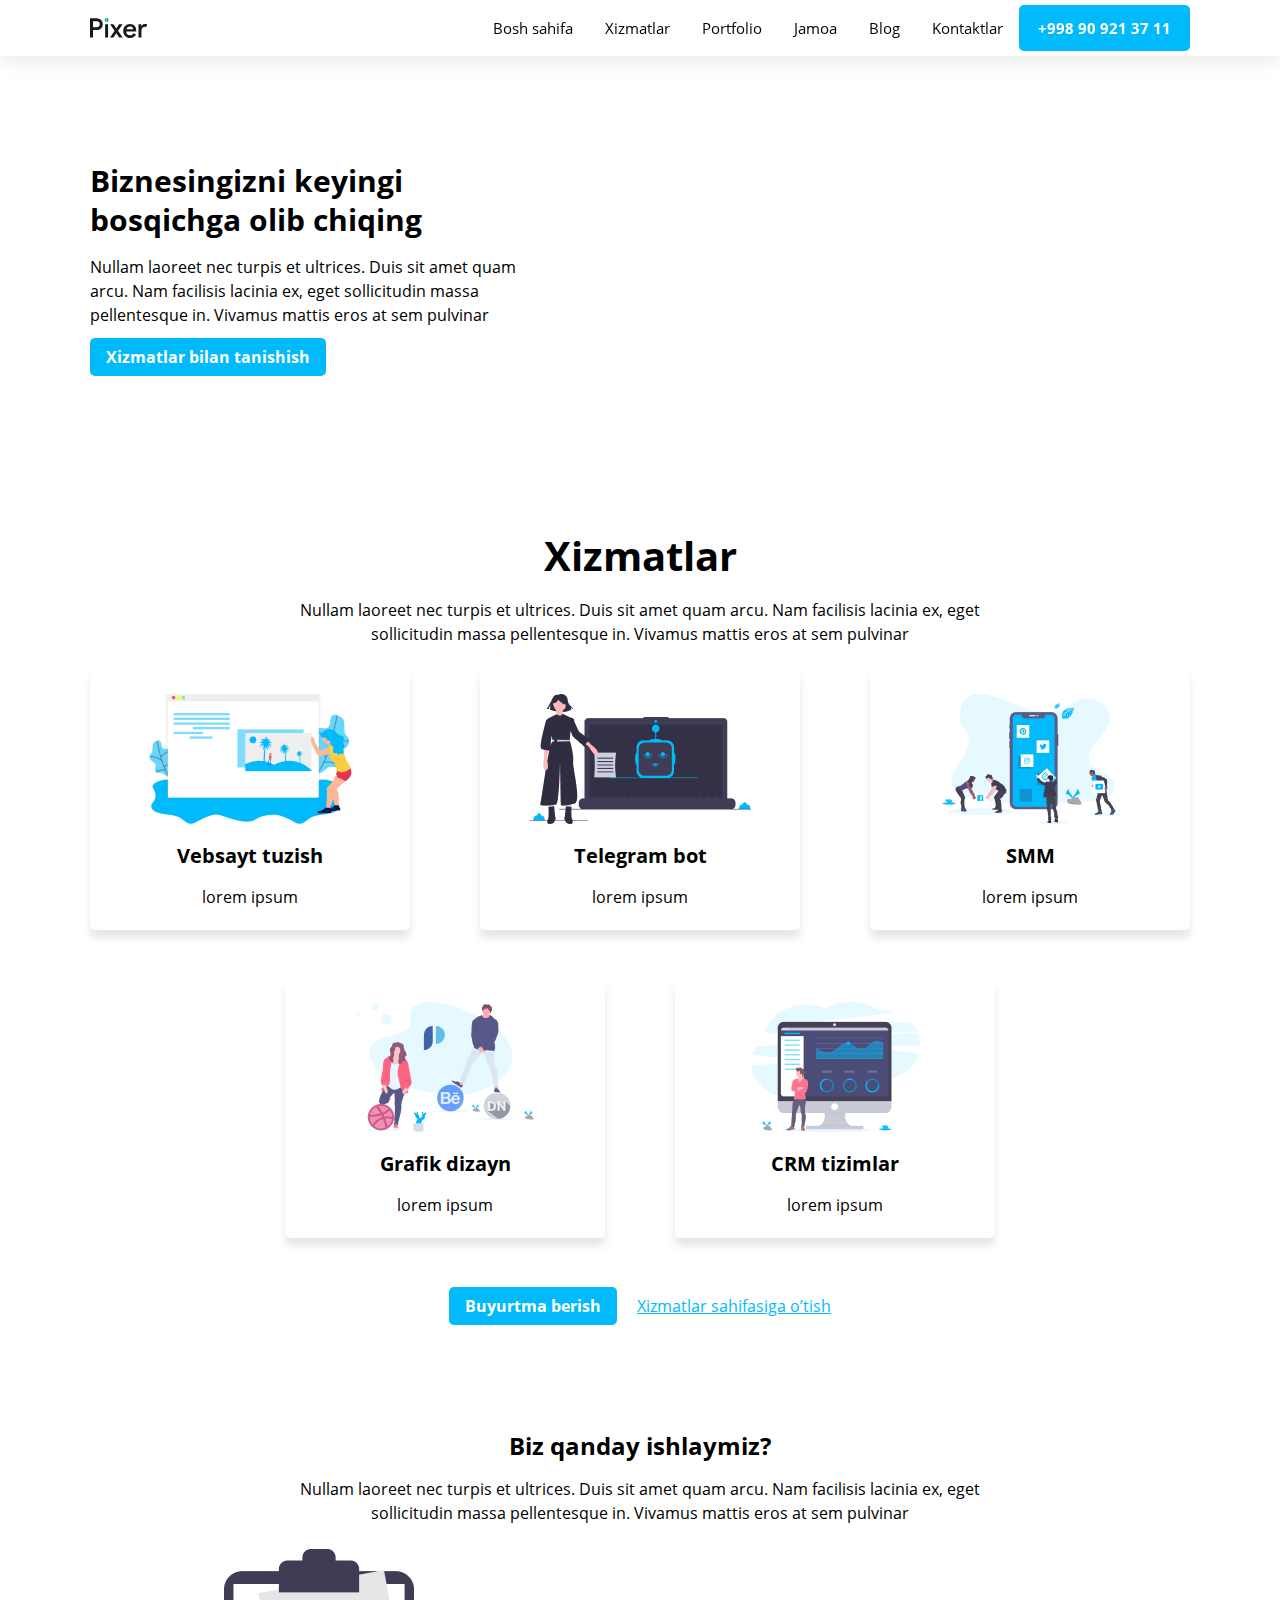
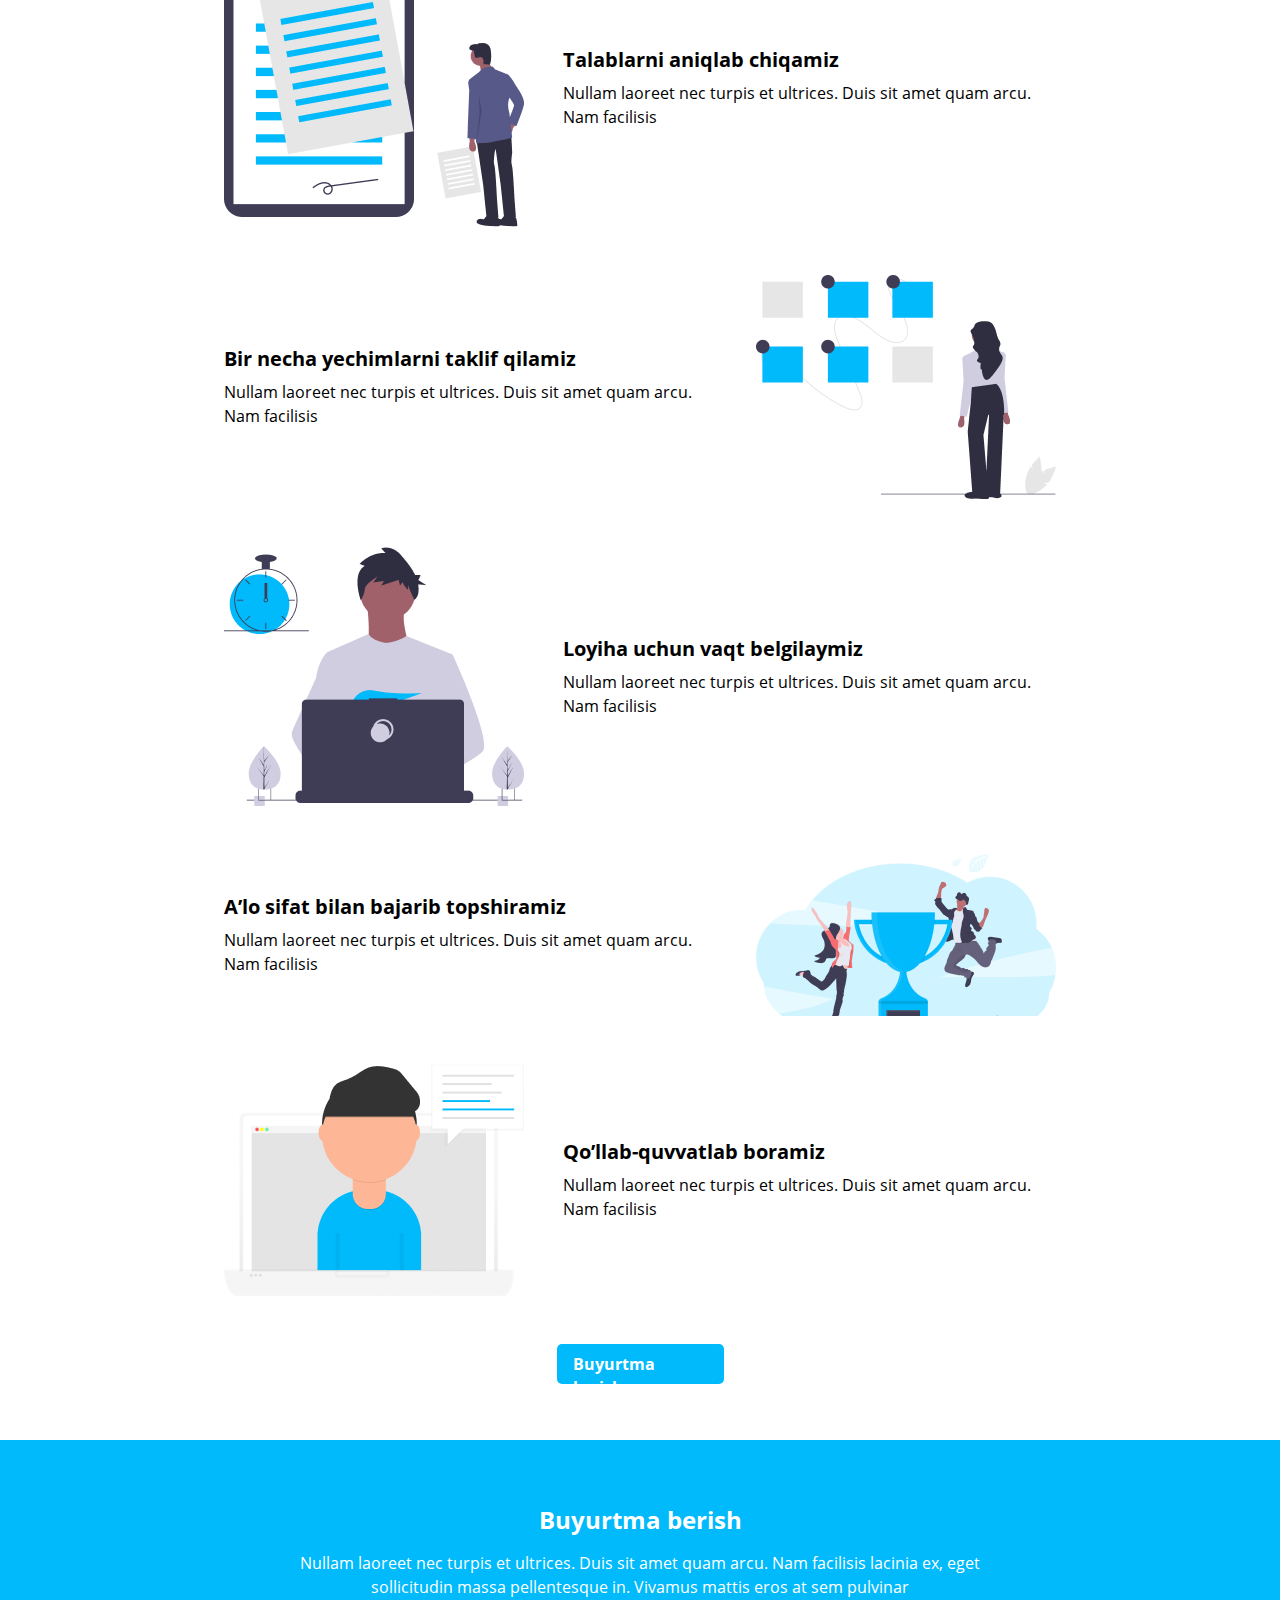
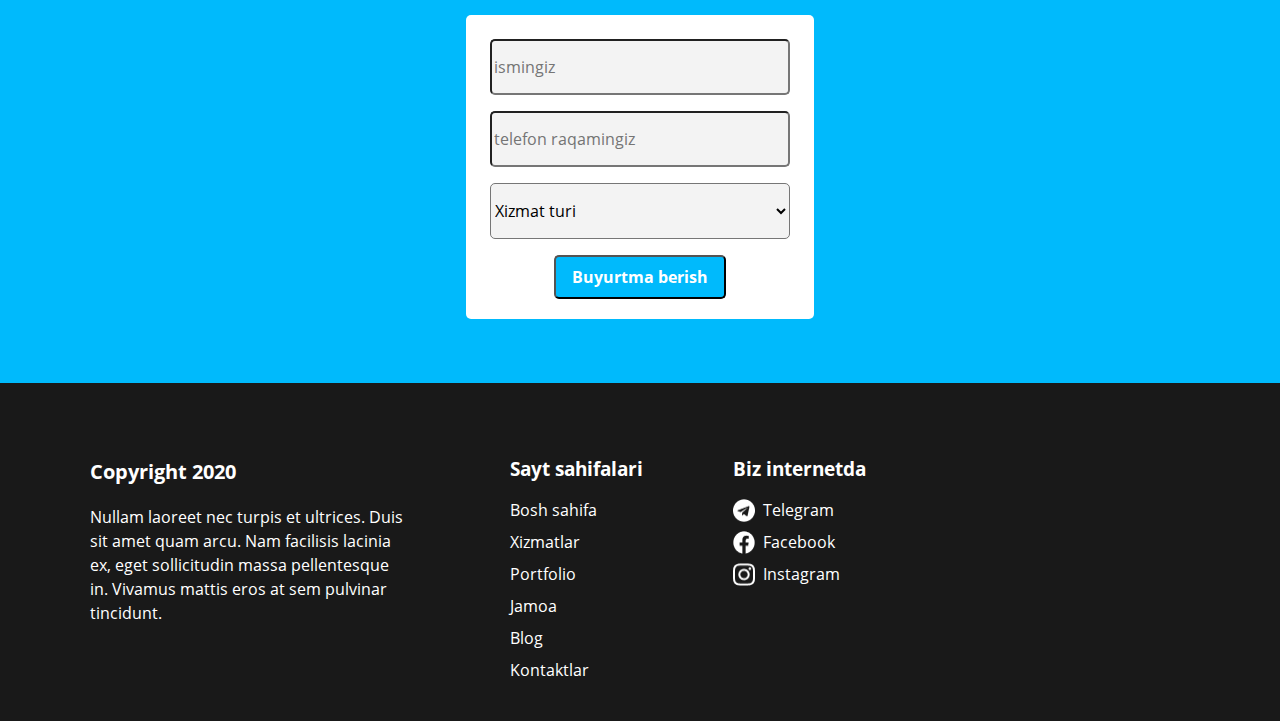
<file: index.html>
<!DOCTYPE html>
<html lang="en">
    <head>
        <meta charset="UTF-8" />
        <meta http-equiv="X-UA-Compatible" content="IE=edge" />
        <meta name="viewport" content="width=device-width, initial-scale=1.0" />
        <title>Imtixon maketi</title>
        <link rel="stylesheet" href="./css/normilize.css">
        <!-- <link rel="stylesheet" href="./css/main.css" /> -->
        <link rel="stylesheet" href="./css/main.mini.css">
    </head>

    <body>
        <!-- ==============site-header============= -->
        <header class="site-header">
            <!-- =============site-header========= -->
            <div class="container">
                <a class="site-header-logo-link" href="#">
                    <img
                        class="site-header-logo"
                        src="./picture/pixer-logo.svg"
                        alt="site header logo picture"
                        width="58"
                        height="20"
                    />
                </a>
                <div class="site-header-left">
                    <nav class="site-nav">
                        <ul class="cite-nav-list">
                            <li class="cite-nav-list-item">
                                <a class="cite-nav-link" href="./index.html">
                                    Bosh sahifa
                                </a>
                            </li>
                            <li class="cite-nav-list-item site-nov-sub-menu">
                                <a class="cite-nav-link" href="./servises.html">
                                    Xizmatlar
                                </a>
                                <ul class="subnov-list">
                                    <li class="subnov-item">
                                        <a class="subnov-link" href="#servises"
                                            >Vebsayt</a
                                        >
                                    </li>
                                    <li class="subnov-item">
                                        <a class="subnov-link" href="#servises"
                                            >Telegram bot</a
                                        >
                                    </li>
                                    <li class="subnov-item">
                                        <a class="subnov-link" href="#servises"
                                            >SMM</a
                                        >
                                    </li>
                                    <li class="subnov-item">
                                        <a class="subnov-link" href="#servises"
                                            >Grafik dizayn</a
                                        >
                                    </li>
                                    <li class="subnov-item">
                                        <a class="subnov-link" href="#servises"
                                            >CRM tizim</a
                                        >
                                    </li>
                                </ul>
                            </li>
                            <li class="cite-nav-list-item">
                                <a
                                    class="cite-nav-link"
                                    href="./portfolio.html"
                                >
                                    Portfolio
                                </a>
                            </li>
                            <li class="cite-nav-list-item">
                                <a class="cite-nav-link" href="./time.html">
                                    Jamoa
                                </a>
                            </li>
                            <li class="cite-nav-list-item">
                                <a class="cite-nav-link" href="./blogs.html">
                                    Blog
                                </a>
                            </li>
                            <li class="cite-nav-list-item">
                                <a class="cite-nav-link" href="./contacs.html">
                                    Kontaktlar
                                </a>
                            </li>
                        </ul>
                    </nav>

                    <a class="header-phon-link" href="tel:+998909213711"
                        >+998 90 921 37 11</a
                    >
                </div>
            </div>
        </header>
        <!-- ================site-main================== -->
        <main class="site-main">
            <!-- ============hero-section========= -->
            <section class="hero-section">
                <div class="container">
                    <div class="left-box">
                        <h1 class="sait-main-header">
                            Biznesingizni keyingi bosqichga olib chiqing
                        </h1>
                        <p class="hero-paragrf">
                            Nullam laoreet nec turpis et ultrices. Duis sit amet
                            quam arcu. Nam facilisis lacinia ex, eget
                            sollicitudin massa pellentesque in. Vivamus mattis
                            eros at sem pulvinar
                        </p>
                        <a class="hero-link" href="#"
                            >Xizmatlar bilan tanishish</a
                        >
                    </div>
                    <iframe
                        width="458"
                        height="258"
                        src="https://www.youtube.com/embed/6_pru8U2RmM"
                        title="YouTube video player"
                        frameborder="0"
                        allow="accelerometer; autoplay; clipboard-write; encrypted-media; gyroscope; picture-in-picture"
                        allowfullscreen
                    ></iframe>
                </div>
            </section>

            <!-- ===========servises-section========= -->
            <section class="servises-section">
                <div class="container">
                    <h2 class="servises-headding">Xizmatlar</h2>
                    <p class="servises-paragrf">
                        Nullam laoreet nec turpis et ultrices. Duis sit amet
                        quam arcu. Nam facilisis lacinia ex, eget sollicitudin
                        massa pellentesque in. Vivamus mattis eros at sem
                        pulvinar
                    </p>
                    <ul class="servises-list">
                        <li class="servises-list-item">
                            <a href="#" class="servises-item-link website-link">
                                <h3 class="servises-item-headding">
                                    Vebsayt tuzish
                                </h3>
                                <p class="servises-item-paragrf">lorem ipsum</p>
                            </a>
                        </li>
                        <li class="servises-list-item">
                            <a
                                href="#"
                                class="servises-item-link telegram-link"
                            >
                                <h3 class="servises-item-headding">
                                    Telegram bot
                                </h3>
                                <p class="servises-item-paragrf">lorem ipsum</p>
                            </a>
                        </li>
                        <li class="servises-list-item">
                            <a href="#" class="servises-item-link smm-link">
                                <h3 class="servises-item-headding">SMM</h3>
                                <p class="servises-item-paragrf">lorem ipsum</p>
                            </a>
                        </li>
                        <li class="servises-list-item">
                            <a
                                href="#"
                                class="servises-item-link grafic-disagn-link"
                            >
                                <h3 class="servises-item-headding">
                                    Grafik dizayn
                                </h3>
                                <p class="servises-item-paragrf">lorem ipsum</p>
                            </a>
                        </li>
                        <li class="servises-list-item">
                            <a href="#" class="servises-item-link crm-link">
                                <h3 class="servises-item-headding">
                                    CRM tizimlar
                                </h3>
                                <p class="servises-item-paragrf">lorem ipsum</p>
                            </a>
                        </li>
                    </ul>
                    <div class="servises-buttom-box">
                        <a class="servises-buttom-box-link" href="#"
                            >Buyurtma berish</a
                        >
                        <a href="" class="servises-buttom-box-link2"
                            >Xizmatlar sahifasiga o’tish</a
                        >
                    </div>
                </div>
            </section>
            <!-- ===============work-section============= -->
            <section class="how-we-work">
                <div class="container container-smal">
                    <h2 class="work-headding">Biz qanday ishlaymiz?</h2>
                    <p class="work-paragrf">
                        Nullam laoreet nec turpis et ultrices. Duis sit amet
                        quam arcu. Nam facilisis lacinia ex, eget sollicitudin
                        massa pellentesque in. Vivamus mattis eros at sem
                        pulvinar
                    </p>
                    <ol class="work-list">
                        <li class="work-item">
                            <div class="work-item-wrapper">
                                <h3 class="work-item-headding">
                                    Talablarni aniqlab chiqamiz
                                </h3>
                                <p class="work-item-paragrf">
                                    Nullam laoreet nec turpis et ultrices. Duis
                                    sit amet quam arcu. Nam facilisis
                                </p>
                            </div>
                        </li>
                        <li class="work-item problem-solution">
                            <div class="work-item-wrapper">
                                <h3 class="work-item-headding">
                                    Bir necha yechimlarni taklif qilamiz
                                </h3>
                                <p class="work-item-paragrf">
                                    Nullam laoreet nec turpis et ultrices. Duis
                                    sit amet quam arcu. Nam facilisis
                                </p>
                            </div>
                        </li>
                        <li class="work-item time-for-praect">
                            <div class="work-item-wrapper">
                                <h3 class="work-item-headding">
                                    Loyiha uchun vaqt belgilaymiz
                                </h3>
                                <p class="work-item-paragrf">
                                    Nullam laoreet nec turpis et ultrices. Duis
                                    sit amet quam arcu. Nam facilisis
                                </p>
                            </div>
                        </li>
                        <li class="work-item kafolat">
                            <div class="work-item-wrapper">
                                <h3 class="work-item-headding">
                                    A’lo sifat bilan bajarib topshiramiz
                                </h3>
                                <p class="work-item-paragrf">
                                    Nullam laoreet nec turpis et ultrices. Duis
                                    sit amet quam arcu. Nam facilisis
                                </p>
                            </div>
                        </li>
                        <li class="work-item aproal">
                            <div class="work-item-wrapper">
                                <h3 class="work-item-headding">
                                    Qo’llab-quvvatlab boramiz
                                </h3>
                                <p class="work-item-paragrf">
                                    Nullam laoreet nec turpis et ultrices. Duis
                                    sit amet quam arcu. Nam facilisis
                                </p>
                            </div>
                        </li>
                    </ol>
                    <a  class="work-link" href="#last-section" >Buyurtma berish</a>
                </div>
            </section>
               <!-- ===========last-section============= -->
            <section class="last-section" id="last-section">
                <div class="container">
                    <h2 class="last-section-header">Buyurtma berish</h2>
                    <p class="last-section-paragrf">
                        Nullam laoreet nec turpis et ultrices. Duis sit amet
                        quam arcu. Nam facilisis lacinia ex, eget sollicitudin
                        massa pellentesque in. Vivamus mattis eros at sem
                        pulvinar
                    </p>
                    <form class="servises-form"  action="#" method="POST">
                        <div>
                            <label for="#">
                                <input
                                    class="forms"
                                    type="text"
                                    placeholder="ismingiz"
                                    required
                                />
                            </label>
                        </div>
                        <div>
                            <label for="#">
                                <input
                                    class="forms"
                                    type="tel"
                                    placeholder="telefon raqamingiz"
                                    required
                                />
                            </label>
                        </div>

                        <select
                            class="sellect-optinon"
                            name="servise-chois"
                            id="#"
                            required
                        >
                            
                            <option value="" >Xizmat turi</option>
                            <option value="telegram-bot">Telegram bot</option>
                            <option value="smm">SMM</option>
                            <option value="grafic-design">Grafik dizayn</option>
                            <option value="crm-sistem">CRM tizimlar</option>
                        </select>

                        <button class="last-section-buttom" type="submit">
                            Buyurtma berish
                        </button>
                    </form>
                </div>
            </section>
            
        </main>

        
        <!-- ============footer==================== -->
        <footer class="site-footer">
            <div class="container">
                <div class="footer-box">
                    <h3 class="footer-box-headdind">Copyright 2020</h3>
                    <p class="footer-box-paragrf">
                        Nullam laoreet nec turpis et ultrices. Duis sit amet
                        quam arcu. Nam facilisis lacinia ex, eget sollicitudin
                        massa pellentesque in. Vivamus mattis eros at sem
                        pulvinar tincidunt.
                    </p>
                </div>
                <div class="first-list-box">
                    <h3 class="first-list-box-headding">Sayt sahifalari</h3>
                    <ul class="footer-list">
                        <li class="footer-list-item">
                            <a href="" class="footer-list-item-link"
                                >Bosh sahifa</a
                            >
                        </li>
                        <li class="footer-list-item">
                            <a href="" class="footer-list-item-link"
                                >Xizmatlar</a
                            >
                        </li>
                        <li class="footer-list-item">
                            <a href="" class="footer-list-item-link"
                                >Portfolio</a
                            >
                        </li>
                        <li class="footer-list-item">
                            <a href="" class="footer-list-item-link">Jamoa</a>
                        </li>
                        <li class="footer-list-item">
                            <a href="" class="footer-list-item-link">Blog</a>
                        </li>
                        <li class="footer-list-item">
                            <a href="" class="footer-list-item-link"
                                >Kontaktlar</a
                            >
                        </li>
                    </ul>
                </div>

                <div class="secand-list-box">
                    <h3 class="first-list-box-headding">Biz internetda</h3>
                    <ul class="footer-list">
                        <li class="footer-list-item">
                            <a href="" class="footer-list-item-link">
                                <img
                                    class="footer-list-box-img"
                                    src="./picture/Vector.png"
                                    alt="telegram logo img"
                                    width="22"
                                    height="23"
                                />
                                Telegram</a
                            >
                        </li>
                        <li class="footer-list-item">
                            <a href="" class="footer-list-item-link">
                                <img
                                    class="footer-list-box-img"
                                    src="./picture/facebook.png"
                                    alt="facebook logo img"
                                    width="22"
                                    height="23"
                                />
                                Facebook</a
                            >
                        </li>
                        <li class="footer-list-item">
                            <a href="" class="footer-list-item-link">
                                <img
                                    class="footer-list-box-img"
                                    src="./picture/instagram.png"
                                    alt="instagram logo img"
                                    width="22"
                                    height="23"
                                />
                                Instagram</a
                            >
                        </li>
                    </ul>
                </div>
            </div>
        </footer>
    </body>
</html>
</file>
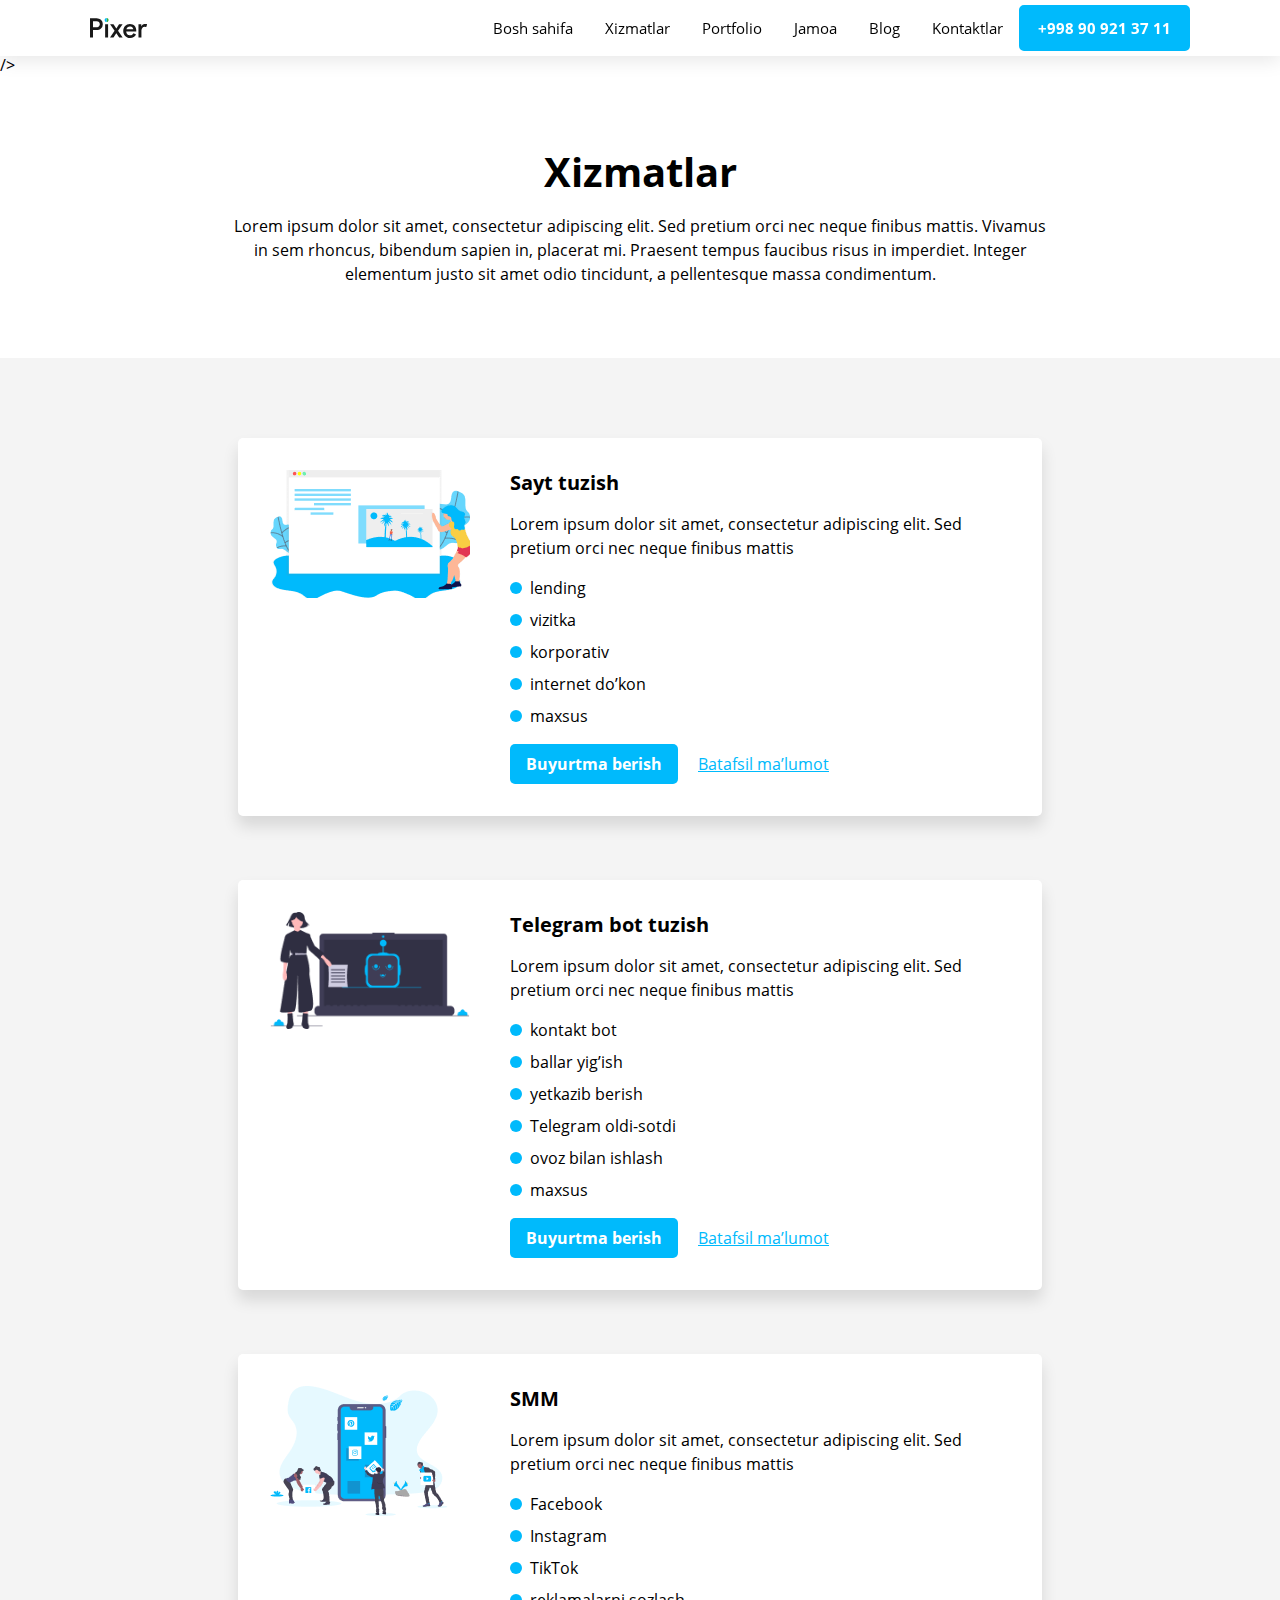
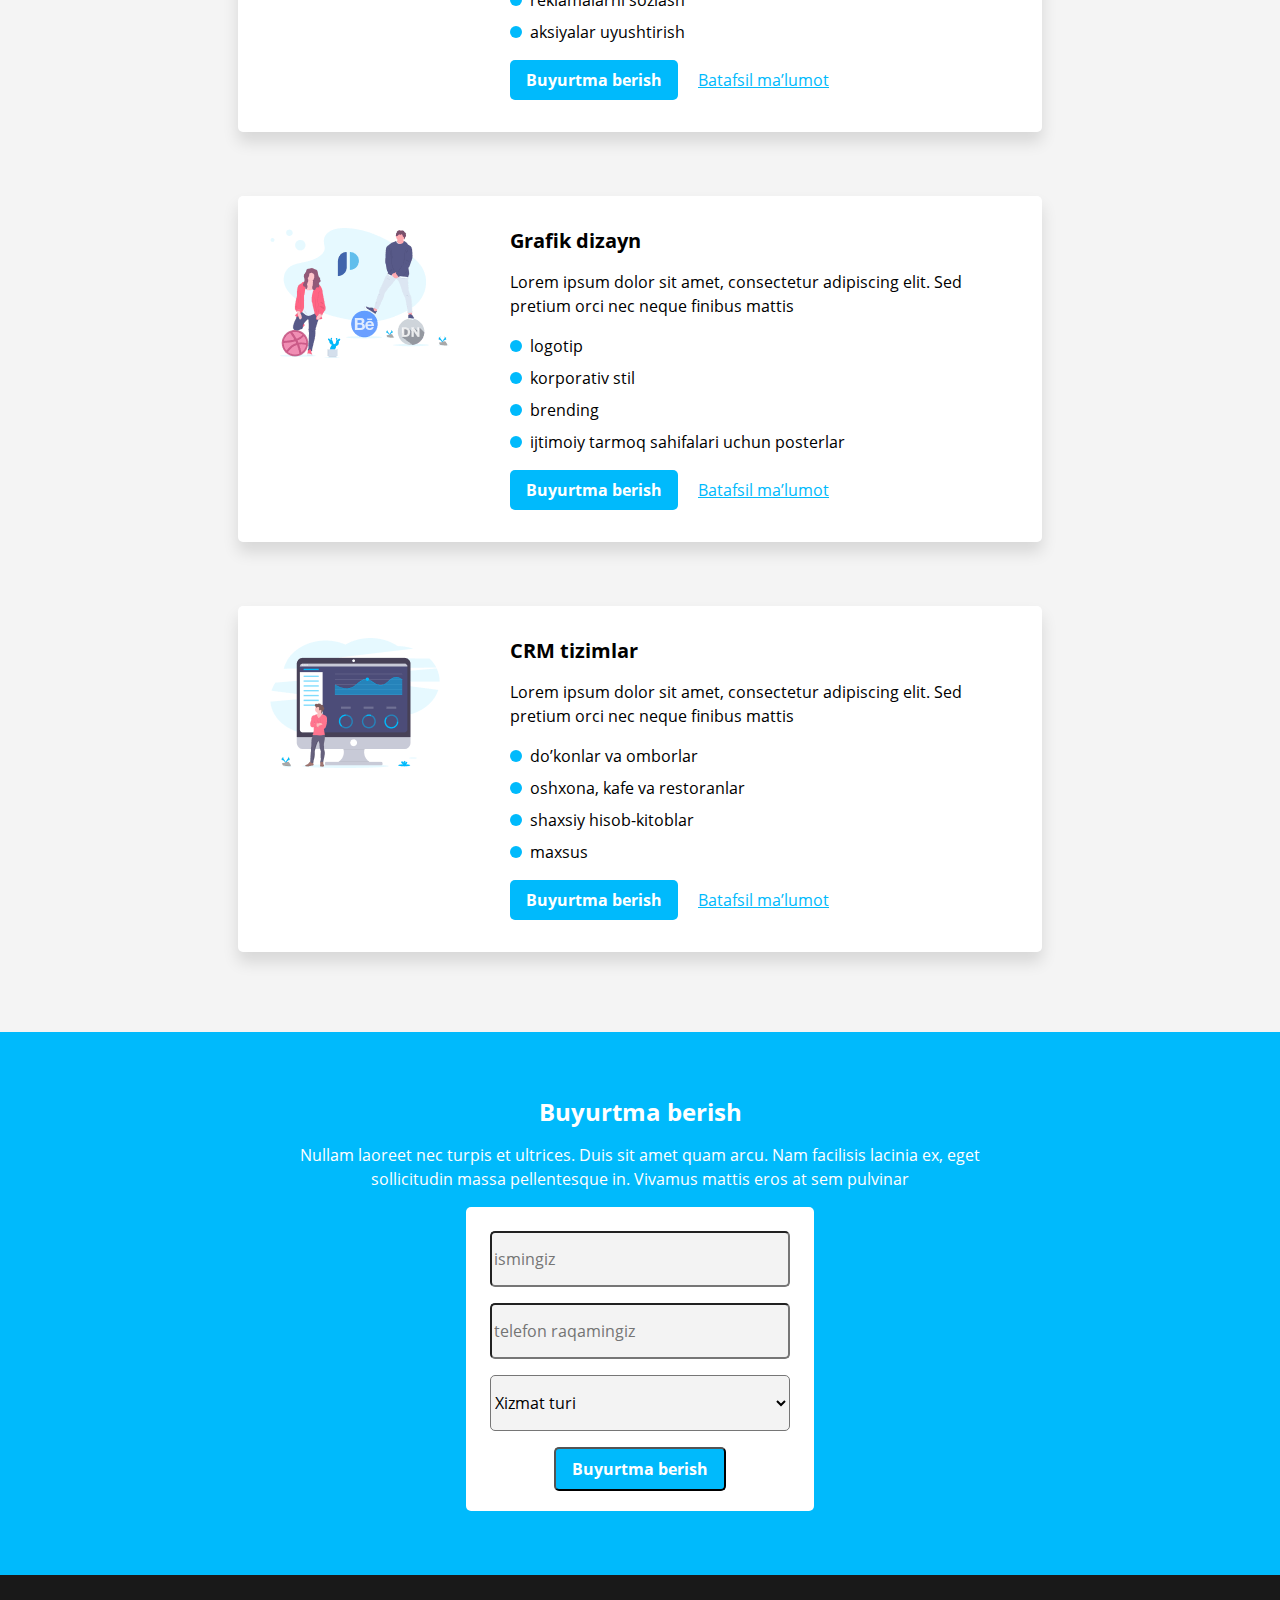
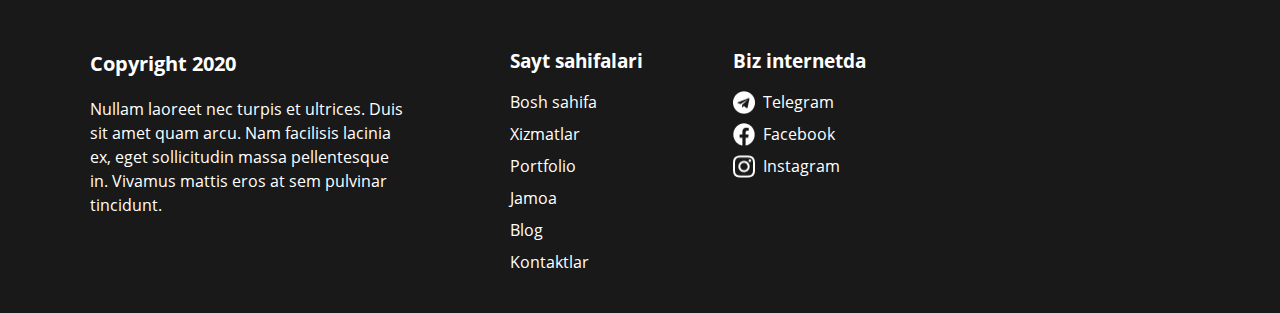
<file: servises.html>
<!DOCTYPE html>
<html lang="en">
    <head>
        <meta charset="UTF-8" />
        <meta http-equiv="X-UA-Compatible" content="IE=edge" />
        <meta name="viewport" content="width=device-width, initial-scale=1.0" />
        <title>Document</title>
        <link rel="stylesheet" href="./css/normilize.css">
        <!-- <link rel="stylesheet" href="./css/main.css"> -->
        <link rel="stylesheet" href="./css/main.mini.css">/>
    </head>
    <body>
        <!-- ==============site-header============= -->
        <header class="site-header">
            <!-- =============site-header========= -->
            <div class="container">
                <a class="site-header-logo-link" href="#">
                    <img
                        class="site-header-logo"
                        src="./picture/pixer-logo.svg"
                        alt="site header logo picture"
                        width="58"
                        height="20"
                    />
                </a>
                <div class="site-header-left">
                    <nav class="site-nav">
                        <ul class="cite-nav-list">
                            <li class="cite-nav-list-item">
                                <a class="cite-nav-link" href="./index.html">
                                    Bosh sahifa
                                </a>
                            </li>
                            <li class="cite-nav-list-item site-nov-sub-menu">
                                <a class="cite-nav-link" href="./servises.html">
                                    Xizmatlar
                                </a>
                                <ul class="subnov-list">
                                    <li class="subnov-item">
                                        <a class="subnov-link" href="#servises"
                                            >Vebsayt</a
                                        >
                                    </li>
                                    <li class="subnov-item">
                                        <a class="subnov-link" href="#servises"
                                            >Telegram bot</a
                                        >
                                    </li>
                                    <li class="subnov-item">
                                        <a class="subnov-link" href="#servises"
                                            >SMM</a
                                        >
                                    </li>
                                    <li class="subnov-item">
                                        <a class="subnov-link" href="#servises"
                                            >Grafik dizayn</a
                                        >
                                    </li>
                                    <li class="subnov-item">
                                        <a class="subnov-link" href="#servises"
                                            >CRM tizim</a
                                        >
                                    </li>
                                </ul>
                            </li>
                            <li class="cite-nav-list-item">
                                <a
                                    class="cite-nav-link"
                                    href="./portfolio.html"
                                >
                                    Portfolio
                                </a>
                            </li>
                            <li class="cite-nav-list-item">
                                <a class="cite-nav-link" href="./time.html">
                                    Jamoa
                                </a>
                            </li>
                            <li class="cite-nav-list-item">
                                <a class="cite-nav-link" href="./blogs.html">
                                    Blog
                                </a>
                            </li>
                            <li class="cite-nav-list-item">
                                <a class="cite-nav-link" href="./contacs.html">
                                    Kontaktlar
                                </a>
                            </li>
                        </ul>
                    </nav>

                    <a class="header-phon-link" href="tel:+998 90 921 37 11"
                        >+998 90 921 37 11</a
                    >
                </div>
            </div>
        </header>

        <!-- ===============site-main============= -->
        <main class="site-main">
            <!-- ================servises-intro-section======== -->
            <section class="servises-intro-section">
                <div class="container container-small">
                    <h2 class="servises-headding">Xizmatlar</h2>
                    <p class="servises-page-paragrf">
                        Lorem ipsum dolor sit amet, consectetur adipiscing elit.
                        Sed pretium orci nec neque finibus mattis. Vivamus in
                        sem rhoncus, bibendum sapien in, placerat mi. Praesent
                        tempus faucibus risus in imperdiet. Integer elementum
                        justo sit amet odio tincidunt, a pellentesque massa
                        condimentum.
                    </p>
                </div>
            </section>
            <!-- ===============servises-intradaction============== -->
            <section class="servises-intradaction">
                <div class="container small-container">
                    <ul class="servises-intradaction-list">
                        <li class="servises-intradaction-item">
                            <div>
                                <h3 class="servises-intradaction-headding">
                                    Sayt tuzish
                                </h3>
                                <p class="servises-intradaction-paragraf">
                                    Lorem ipsum dolor sit amet, consectetur
                                    adipiscing elit. Sed pretium orci nec neque
                                    finibus mattis
                                </p>
                                <ul class="servises-intradaction-sub-list">
                                    <li class="servises-intradaction-sub-item">
                                        lending
                                    </li>
                                    <li class="servises-intradaction-sub-item">
                                        vizitka
                                    </li>
                                    <li class="servises-intradaction-sub-item">
                                        korporativ
                                    </li>
                                    <li class="servises-intradaction-sub-item">
                                        internet do’kon
                                    </li>
                                    <li class="servises-intradaction-sub-item">
                                        maxsus
                                    </li>
                                </ul>
                                <a class="servises-intradaction-link" href="#"
                                    >Buyurtma berish</a
                                >
                                <a class="servises-intradaction-link2" href="#"
                                    >Batafsil ma’lumot</a
                                >
                            </div>
                        </li>

                        <li class="servises-intradaction-item telegram">
                            <div>
                                <h3 class="servises-intradaction-headding">
                                    Telegram bot tuzish
                                </h3>
                                <p class="servises-intradaction-paragraf">
                                    Lorem ipsum dolor sit amet, consectetur
                                    adipiscing elit. Sed pretium orci nec neque
                                    finibus mattis
                                </p>
                                <ul class="servises-intradaction-sub-list">
                                    <li class="servises-intradaction-sub-item">
                                        kontakt bot
                                    </li>
                                    <li class="servises-intradaction-sub-item">
                                        ballar yig’ish
                                    </li>
                                    <li class="servises-intradaction-sub-item">
                                        yetkazib berish
                                    </li>
                                    <li class="servises-intradaction-sub-item">
                                        Telegram oldi-sotdi
                                    </li>
                                    <li class="servises-intradaction-sub-item">
                                        ovoz bilan ishlash
                                    </li>
                                    <li class="servises-intradaction-sub-item">
                                        maxsus
                                    </li>
                                </ul>
                                <a class="servises-intradaction-link" href="#"
                                    >Buyurtma berish</a
                                >
                                <a class="servises-intradaction-link2" href="#"
                                    >Batafsil ma’lumot</a
                                >
                            </div>
                        </li>

                        <li class="servises-intradaction-item smm">
                            <div>
                                <h3 class="servises-intradaction-headding">
                                    SMM
                                </h3>
                                <p class="servises-intradaction-paragraf">
                                    Lorem ipsum dolor sit amet, consectetur
                                    adipiscing elit. Sed pretium orci nec neque
                                    finibus mattis
                                </p>
                                <ul class="servises-intradaction-sub-list">
                                    <li class="servises-intradaction-sub-item">
                                        Facebook
                                    </li>
                                    <li class="servises-intradaction-sub-item">
                                        Instagram
                                    </li>
                                    <li class="servises-intradaction-sub-item">
                                        TikTok
                                    </li>
                                    <li class="servises-intradaction-sub-item">
                                        reklamalarni sozlash
                                    </li>
                                    <li class="servises-intradaction-sub-item">
                                        aksiyalar uyushtirish
                                    </li>
                                </ul>
                                <a class="servises-intradaction-link" href="#"
                                    >Buyurtma berish</a
                                >
                                <a class="servises-intradaction-link2" href="#"
                                    >Batafsil ma’lumot</a
                                >
                            </div>
                        </li>

                        <li class="servises-intradaction-item Grafik-dizayn">
                            <div>
                                <h3 class="servises-intradaction-headding">
                                    Grafik dizayn
                                </h3>
                                <p class="servises-intradaction-paragraf">
                                    Lorem ipsum dolor sit amet, consectetur
                                    adipiscing elit. Sed pretium orci nec neque
                                    finibus mattis
                                </p>
                                <ul class="servises-intradaction-sub-list">
                                    <li class="servises-intradaction-sub-item">
                                        logotip
                                    </li>
                                    <li class="servises-intradaction-sub-item">
                                        korporativ stil
                                    </li>
                                    <li class="servises-intradaction-sub-item">
                                        brending
                                    </li>
                                    <li class="servises-intradaction-sub-item">
                                        ijtimoiy tarmoq sahifalari uchun
                                        posterlar
                                    </li>
                                </ul>
                                <a class="servises-intradaction-link" href="#"
                                    >Buyurtma berish</a
                                >
                                <a class="servises-intradaction-link2" href="#"
                                    >Batafsil ma’lumot</a
                                >
                            </div>
                        </li>

                        <li class="servises-intradaction-item crm">
                            <div>
                                <h3 class="servises-intradaction-headding">
                                    CRM tizimlar
                                </h3>
                                <p class="servises-intradaction-paragraf">
                                    Lorem ipsum dolor sit amet, consectetur
                                    adipiscing elit. Sed pretium orci nec neque
                                    finibus mattis
                                </p>
                                <ul class="servises-intradaction-sub-list">
                                    <li class="servises-intradaction-sub-item">
                                        do’konlar va omborlar
                                    </li>
                                    <li class="servises-intradaction-sub-item">
                                        oshxona, kafe va restoranlar
                                    </li>
                                    <li class="servises-intradaction-sub-item">
                                        shaxsiy hisob-kitoblar
                                    </li>

                                    <li class="servises-intradaction-sub-item">
                                        maxsus
                                    </li>
                                </ul>
                                <a class="servises-intradaction-link" href="#"
                                    >Buyurtma berish</a
                                >
                                <a class="servises-intradaction-link2" href="#"
                                    >Batafsil ma’lumot</a
                                >
                            </div>
                        </li>
                    </ul>
                </div>
            </section>

                 <!-- ===========last-section============= -->
            <section class="last-section" id="last-section">
                <div class="container">
                    <h2 class="last-section-header">Buyurtma berish</h2>
                    <p class="last-section-paragrf">
                        Nullam laoreet nec turpis et ultrices. Duis sit amet
                        quam arcu. Nam facilisis lacinia ex, eget sollicitudin
                        massa pellentesque in. Vivamus mattis eros at sem
                        pulvinar
                    </p>
                    <form class="servises-form"  action="#" method="POST">
                        <div>
                            <label for="#">
                                <input
                                    class="forms"
                                    type="text"
                                    placeholder="ismingiz"
                                    required
                                />
                            </label>
                        </div>
                        <div>
                            <label for="#">
                                <input
                                    class="forms"
                                    type="tel"
                                    placeholder="telefon raqamingiz"
                                    required
                                />
                            </label>
                        </div>

                        <select
                            class="sellect-optinon"
                            name="servise-chois"
                            id="#"
                            required
                        >
                            
                            <option value="" >Xizmat turi</option>
                            <option value="telegram-bot">Telegram bot</option>
                            <option value="smm">SMM</option>
                            <option value="grafic-design">Grafik dizayn</option>
                            <option value="crm-sistem">CRM tizimlar</option>
                        </select>

                        <button class="last-section-buttom" type="submit">
                            Buyurtma berish
                        </button>
                    </form>
                </div>
            </section>
        </main>

        
        <!-- ============footer==================== -->
        <footer class="site-footer">
            <div class="container">
                <div class="footer-box">
                    <h3 class="footer-box-headdind">Copyright 2020</h3>
                    <p class="footer-box-paragrf">
                        Nullam laoreet nec turpis et ultrices. Duis sit amet
                        quam arcu. Nam facilisis lacinia ex, eget sollicitudin
                        massa pellentesque in. Vivamus mattis eros at sem
                        pulvinar tincidunt.
                    </p>
                </div>
                <div class="first-list-box">
                    <h3 class="first-list-box-headding">Sayt sahifalari</h3>
                    <ul class="footer-list">
                        <li class="footer-list-item">
                            <a href="" class="footer-list-item-link"
                                >Bosh sahifa</a
                            >
                        </li>
                        <li class="footer-list-item">
                            <a href="" class="footer-list-item-link"
                                >Xizmatlar</a
                            >
                        </li>
                        <li class="footer-list-item">
                            <a href="" class="footer-list-item-link"
                                >Portfolio</a
                            >
                        </li>
                        <li class="footer-list-item">
                            <a href="" class="footer-list-item-link">Jamoa</a>
                        </li>
                        <li class="footer-list-item">
                            <a href="" class="footer-list-item-link">Blog</a>
                        </li>
                        <li class="footer-list-item">
                            <a href="" class="footer-list-item-link"
                                >Kontaktlar</a
                            >
                        </li>
                    </ul>
                </div>

                <div class="secand-list-box">
                    <h3 class="first-list-box-headding">Biz internetda</h3>
                    <ul class="footer-list">
                        <li class="footer-list-item">
                            <a href="" class="footer-list-item-link">
                                <img
                                    class="footer-list-box-img"
                                    src="./picture/Vector.png"
                                    alt="telegram logo img"
                                    width="22"
                                    height="23"
                                />
                                Telegram</a
                            >
                        </li>
                        <li class="footer-list-item">
                            <a href="" class="footer-list-item-link">
                                <img
                                    class="footer-list-box-img"
                                    src="./picture/facebook.png"
                                    alt="facebook logo img"
                                    width="22"
                                    height="23"
                                />
                                Facebook</a
                            >
                        </li>
                        <li class="footer-list-item">
                            <a href="" class="footer-list-item-link">
                                <img
                                    class="footer-list-box-img"
                                    src="./picture/instagram.png"
                                    alt="instagram logo img"
                                    width="22"
                                    height="23"
                                />
                                Instagram</a
                            >
                        </li>
                    </ul>
                </div>
            </div>
        </footer>
    </body>
</html>
</file>
<file: css/main.css>
@font-face {
  font-family: 'Open Sans';
  font-style: normal;
  font-weight: 400;
  src: local(''),
       url('../fonts/open-sans-v18-latin_cyrillic-regular.woff2') format('woff2'), 
       url('../fonts/open-sans-v18-latin_cyrillic-regular.woff') format('woff'); 
}

@font-face {
  font-family: 'Open Sans';
  font-style: normal;
  font-weight: 700;
  src: local(''),
       url('../fonts/open-sans-v18-latin_cyrillic-700.woff2') format('woff2'), 
       url('../fonts/open-sans-v18-latin_cyrillic-700.woff') format('woff'); 
}



* {
    box-sizing: border-box;
}

*,
::after ::before {
    box-sizing: inherit;
    scroll-behavior: smooth;
}

body {
    font-family: 'Open sans', Arial, sans-serif;
    margin: 0;
    padding: 0;
    padding-top: 56px;
}

.container {
    width: 1140px;
    margin: 0 auto;
    padding: 0 20px;
}
/* =================site-header============= */
.site-header {
    position: fixed;
    top: 0;
    left: 0;
    width: 100%;
    z-index: 100;
    background: #ffffff;
    box-shadow: 0px 4px 20px rgba(0, 0, 0, 0.1);
}

.site-header .container {
    display: flex;
    align-items: center;
}

.site-header-logo {
    display: block;
}
.site-header-logo-link:hover {
    opacity: 0.8;
}

.site-header-logo-link:active {
    opacity: 0.6;
}

.site-header-left {
    display: flex;
    align-items: center;
    margin-left: auto;
}

.cite-nav-list {
    display: flex;
    margin: 0;
    padding: 0;
    list-style: none;
}

.cite-nav-link {
    position: relative;
    display: inline-block;
    padding: 16px;
    font-size: 15px;
    line-height: 24px;
    color: #000000;
    text-decoration: none;
}

.cite-nav-link:active {
    background: rgba(25, 25, 25, 0.7);
    color: #ffffff;
}

.cite-nav-link::after {
    content: ' ';
    position: absolute;
    bottom: 0;
    left: 0;
    width: 100%;
    height: 3px;
    display: none;
    background-color: black;
}

.cite-nav-link:hover::after {
    display: block;
}

.cite-nav-link:active::after {
    display: none;
}
/* ============header-phon-link========= */
.header-phon-link {
    padding: 8px 16px;
    text-decoration: none;
    font-weight: bold;
    font-size: 15px;
    line-height: 24px;
    color: #ffffff;
    background: #00bafc;
    border-radius: 5px;
    border: 3px solid #00bafc;
    transition: color 0.3s ease, border 0.3 ease;
}

.header-phon-link:hover {
    background-color: #ffffff;
    color: #00bafc;
    border: 3px solid #00bafc;
    border-radius: 5px;
}

.header-phon-link:active {
    background-color: rgba(0, 186, 252, 0.6);
    color: #ffffff;
    border: 3px solid rgba(0, 186, 252, 0.6);
}

/* ============sub-menu========= */

.site-nov-sub-menu {
    position: relative;
}

.site-nov-sub-menu:hover .subnov-list {
    display: block;
}

.site-nov-sub-menu:active .subnov-list {
    /* display: none; */
}
.subnov-list {
    position: absolute;
    top: 100%;
    right: 50%;
    width: 128px;
    margin: 0;
    padding: 8px 0;
    transform: translateX(50%);
    display: none;
    list-style: none;
    background-color: #fff;
    box-shadow: 0px 4px 24px rgba(0, 0, 0, 0.1);
    border-radius: 5px;
}

.subnov-link {
    display: block;
    padding: 8px 16px;
    text-decoration: none;
    line-height: 24px;
    color: #000000;
}

.subnov-link:hover {
    background-color: #00bafc;
    color: #ffffff;
}

.subnov-link:active {
    opacity: 0.5;
}

/* ================site-main================ */
/* ===================hero-section============== */

.hero-section .container {
    display: flex;
    justify-content: space-between;
    height: 418px;
    align-items: center;
    margin-bottom: 56px;
}

.sait-main-header {
    width: 470px;
    height: 78px;
    margin: 0;
    padding: 0;
    margin-bottom: 16px;
    font-weight: bold;
    font-size: 30px;
    line-height: 130%;
    color: #000000;
}

.hero-paragrf {
    width: 465px;
    height: 74px;
    margin: 0;
    padding: 0;
    margin-bottom: 16px;
    font-size: 16px;
    line-height: 24px;
    color: #000000;
}

.hero-link {
    padding: 8px 16px;
    text-decoration: none;
    font-weight: bold;
    font-size: 16px;
    line-height: 24px;
    color: #ffffff;
    background: #00bafc;
    border-radius: 5px;
}

.hero-link:hover {
    background: rgba(0, 186, 252, 0.8);
}

.hero-link:active {
    background: rgba(0, 186, 252, 0.6);
}

/* ==========servises-section============ */

.servises-headding {
    margin: 0;
    padding: 0;
    margin-bottom: 16px;
    text-align: center;
    font-weight: bold;
    font-size: 24px;
    line-height: 130%;
    color: #000;
}

.servises-paragrf {
    margin: 0 auto;
    margin-bottom: 24px;
    text-align: center;
    width: 719px;
    height: 48px;
    font-size: 16px;
    line-height: 24px;
    color: #000000;
}

.servises-list {
    display: flex;
    flex-wrap: wrap;
    justify-content: center;
    margin: 0;
    padding: 0;
    margin: -24px -35px;
    margin-bottom: 32px;
}

.servises-list-item {
    display: block;
    text-align: center;
    width: 320px;
    height: 260px;
    margin: 24px 35px;
    padding: 24px;
    list-style: none;
    background: #ffffff;
    box-shadow: 0px 8px 8px rgba(0, 0, 0, 0.1);
    border-radius: 5px;
}

.servises-list-item:hover {
    box-shadow: 0px 12px 21px;
}

.servises-list-item:active {
    box-shadow: 0px 4px 4px rgba(0, 0, 0, 0.2);
}

.servises-item-link {
    text-decoration: none;
}

.servises-item-link::before {
    display: inline-block;
    text-align: center;
    width: 203px;
    height: 130px;
    background-image: url(../picture/website-illustration.png);
    background-repeat: no-repeat;
    content: ' ';
}

.telegram-link::before {
    width: 222px;
    background-image: url(../picture/bot-illustration.png);
}

.smm-link::before {
    width: 177px;
    background-image: url(../picture/smm-illustration.png);
}

.grafic-disagn-link::before {
    width: 179px;
    background-image: url(../picture/design-illustration.png);
}

.crm-link::before {
    width: 169px;
    background-image: url(../picture/crm-illustration.png);
}

.servises-item-headding {
    margin: 0;
    margin-top: 16px;
    margin-bottom: 16px;
    padding: 0;
    font-weight: bold;
    font-size: 20px;
    line-height: 130%;
    color: #000000;
}

.servises-item-paragrf {
    margin: 0;
    padding: 0;
    font-size: 16px;
    line-height: 24px;
    color: #000000;
}

.servises-buttom-box {
    text-align: center;
    margin-bottom: 56px;
}

.servises-buttom-box-link {
    width: 167px;
    height: 40px;
    padding: 8px 16px;
    text-decoration: none;
    font-weight: bold;
    font-size: 16px;
    line-height: 24px;
    color: #ffffff;
    background-color: #00bafc;
    border-radius: 5px;
}

.servises-buttom-box-link2 {
    margin-left: 16px;
    font-size: 16px;
    line-height: 24px;
    text-decoration-line: underline;
    color: #00bafc;
}

/* =================work-section============== */

.container-smal {
    width: 832px;
    margin: 0 auto;
    padding: 0;
    padding-top: 56px;
}

.work-headding {
    margin: 0;
    margin-bottom: 16px;
    padding: 0;
    text-align: center;
    font-weight: bold;
    font-size: 24px;
    line-height: 130%;
    color: #000000;
}

.work-paragrf {
    width: 719px;
    margin: 0;
    margin: 0 auto;
    margin-bottom: 16px;
    padding: 0;
    text-align: center;
    font-size: 16px;
    line-height: 24px;
    color: #000000;
}

.work-list {
    margin: 0;
    margin-bottom: 40px;
    padding: 8px 0;
    list-style: none;
}

.work-item {
    display: flex;
    align-items: center;
    margin-bottom: 48px;
    justify-content: space-between;
}

.work-item::before {
    display: inline-block;
    width: 300px;
    height: 278px;
    content: ' ';
    background-image: url(../picture/step-illlustration.png);
    background-repeat: no-repeat;
}

.problem-solution::before {
    height: 224px;
    background-image: url(../picture/step-illlustrat.png);
}

.time-for-praect::before {
    height: 259px;
    background-image: url(../picture/time.png);
}

.kafolat::before {
    height: 162px;
    background-image: url(../picture/kafolat.png);
}

.aproal::before {
    height: 232px;
    background-image: url(../picture/approal.png);
}

.work-item-headding {
    margin: 0;
    margin-bottom: 8px;
    padding: 0;
    font-weight: bold;
    font-size: 20px;
    line-height: 130%;
    color: #000000;
}

.work-item-paragrf {
    margin: 0;
    padding: 0;
    width: 493px;
    font-size: 16px;
    line-height: 24px;
    color: #000000;
}

.work-item:nth-child(2n)::before {
    order: 1;
}
.work-item:nth-child(5) {
    margin: 0;
}

.work-link {
    width: 167px;
    height: 40px;
    display: flex;
    margin: 0 auto;
    margin-bottom: 56px;
    padding: 8px 16px;
    text-decoration: none;
    font-weight: bold;
    font-size: 16px;
    line-height: 24px;
    color: #ffffff;
    background: #00bafc;
    border-radius: 5px;
}

/* ========last section======= */

.last-section {
    display: flex;
    align-items: center;
    padding: 56px 0;
    height: 543px;
    background: #00bafc;
}

.last-section-header {
    margin: 0;
    margin-bottom: 16px;
    padding: 0;
    font-weight: bold;
    font-size: 24px;
    line-height: 130%;
    text-align: center;
    color: #ffffff;
}

.last-section-paragrf {
    display: flex;
    align-items: center;
    margin: 0 auto;
    margin-bottom: 16px;
    width: 719px;
    height: 48px;
    font-size: 16px;
    line-height: 150%;
    text-align: center;
    color: #ffffff;
}

.servises-form {
    align-items: center;
    margin: 0 auto;
    padding: 24px;
    width: 348px;
    height: 304px;
    background: #ffffff;
    border-radius: 5px;
}
.forms {
    width: 300px;
    height: 56px;
    margin-bottom: 16px;
    background: #f3f3f3;
    border-radius: 5px;
}
.sellect-optinon {
    width: 300px;
    height: 56px;
    left: 24px;
    top: 168px;
    margin-bottom: 16px;
    background: #f3f3f3;
    border-radius: 5px;
}

.last-section-buttom {
    display: block;
    margin: 0 auto;
    padding: 8px 16px;
    font-weight: bold;
    font-size: 16px;
    line-height: 24px;
    color: #ffffff;
    background-color: #00bafc;
    border-radius: 5px;
}
/* footerrrrrrrr */

.site-footer {
    display: flex;
    align-items: center;
    height: 338px;
    background: #191919;
}

.site-footer .container {
    display: flex;
}

.footer-box-headdind {
    font-style: normal;
    font-weight: bold;
    font-size: 20px;
    line-height: 130%;

    color: #ffffff;
}

.footer-box-paragrf {
    width: 320px;
    height: 120px;
    font-size: 16px;
    line-height: 150%;
    color: #ffffff;
}

.first-list-box {
    width: 143px;
    height: 226px;
}

.footer-list {
    list-style: none;
    margin: 0;
    padding: 0;
}

.first-list-box-headding {
    color: #ffffff;
}

.footer-list-item-link {
    display: flex;
    align-items: center;
    margin-bottom: 8px;
    text-decoration: none;
    font-style: normal;
    font-weight: normal;
    font-size: 16px;
    line-height: 24px;
    color: #ffffff;
}

.footer-list-box-img {
    margin-right: 8px;
}

.first-list-box {
    margin-left: 100px;
}

.secand-list-box {
    margin-left: 80px;
}

/* ==================================servises-page==================================== */

/* ===============servises-intro-section============= */

.servises-intro-section {
    padding: 72px 0;
    height: 284px;
    background-color: #ffffff;
}

.servises-headding {
    font-weight: bold;
    font-size: 40px;
    line-height: 130%;
    color: #000000;
}

.servises-page-paragrf {
    width: 815px;
    margin: 0 auto;
    font-size: 16px;
    line-height: 24px;
    text-align: center;
    color: #000000;
}

.servises-intradaction {
    padding: 80px 0;
    background-color: #f4f4f4;
}

.servises-intradaction-list {
    margin: 0;
    padding: 0;
}

.servises-intradaction-item {
    display: flex;
    justify-content: space-between;
    width: 804px;
    margin: 0 auto;
    margin-bottom: 64px;
    padding: 32px;
    list-style: none;
    background: #ffffff;
    box-shadow: 0px 10px 16px rgba(0, 0, 0, 0.12);
    border-radius: 5px;
}


.servises-intradaction-item:nth-child(5){
    margin-bottom: 0;
}

.servises-intradaction-item::before{
    display: inline-block;
    width: 200px;
    height: 128px;
    background-image: url(../picture/website-illustration.png);
    background-repeat: no-repeat;
    content: " ";
}

.telegram::before{
    background-size: 200px 117px;
    background-image: url(../picture/bot-illustration.png);
}

.smm::before{
    height: 147px;
    background-image: url(../picture/smm-illustration.png);
}

.Grafik-dizayn::before{
    height: 145px;
    background-image: url(../picture/design-illustration.png);
}

.crm::before{
    height: 153px;
    background-image: url(../picture/crm-illustration.png);
}

.servises-intradaction-headding {
    margin: 0;
    padding: 0;
    margin-bottom: 16px;
    font-weight: bold;
    font-size: 20px;
    line-height: 130%;
    color: #000000;
}

.servises-intradaction-paragraf {
    width: 500px;
    margin: 0;
    margin-bottom: 16px;
    padding: 0;
    font-size: 16px;
    line-height: 24px;
    color: #000000;
}

.servises-intradaction-sub-list {
    margin: 0;
    margin-bottom: 16px;
    padding: 0;
    list-style: none;
}

.servises-intradaction-sub-item {
    display: flex;
    align-items: center;
    margin-bottom: 8px;
    font-size: 16px;
    line-height: 24px;
    color: #000000;
}

.servises-intradaction-sub-item:nth-last-col{
    margin: 0;
}

.servises-intradaction-sub-item::before {
    display: block;
    content: ' ';
    margin-right: 8px;
    width: 12px;
    height: 12px;
    background-color: #00bafc;
    border-radius: 12px;
}

.servises-intradaction-link {
    display: inline-block;
    padding: 8px 16px;
    text-decoration: none;
    font-weight: bold;
    font-size: 16px;
    line-height: 24px;
    color: #ffffff;
    background: #00bafc;
    border-radius: 5px;
}

.servises-intradaction-link2 {
    margin-left: 16px;
    font-size: 16px;
    line-height: 24px;
    color: #00bafc;
}
</file>
<file: css/main.mini.css>
@font-face{font-family:'Open Sans';font-style:normal;font-weight:400;src:local(''),url(../fonts/open-sans-v18-latin_cyrillic-regular.woff2) format('woff2'),url(../fonts/open-sans-v18-latin_cyrillic-regular.woff) format('woff')}@font-face{font-family:'Open Sans';font-style:normal;font-weight:700;src:local(''),url(../fonts/open-sans-v18-latin_cyrillic-700.woff2) format('woff2'),url(../fonts/open-sans-v18-latin_cyrillic-700.woff) format('woff')}*{-webkit-box-sizing:border-box;box-sizing:border-box}*,::after ::before{-webkit-box-sizing:inherit;box-sizing:inherit;scroll-behavior:smooth}body{font-family:'Open sans',Arial,sans-serif;margin:0;padding:0;padding-top:56px}.container{width:1140px;margin:0 auto;padding:0 20px}.site-header{position:fixed;top:0;left:0;width:100%;z-index:100;background:#fff;-webkit-box-shadow:0 4px 20px rgba(0,0,0,.1);box-shadow:0 4px 20px rgba(0,0,0,.1)}.site-header .container{display:-webkit-box;display:-ms-flexbox;display:flex;-webkit-box-align:center;-ms-flex-align:center;align-items:center}.site-header-logo{display:block}.site-header-logo-link:hover{opacity:.8}.site-header-logo-link:active{opacity:.6}.site-header-left{display:-webkit-box;display:-ms-flexbox;display:flex;-webkit-box-align:center;-ms-flex-align:center;align-items:center;margin-left:auto}.cite-nav-list{display:-webkit-box;display:-ms-flexbox;display:flex;margin:0;padding:0;list-style:none}.cite-nav-link{position:relative;display:inline-block;padding:16px;font-size:15px;line-height:24px;color:#000;text-decoration:none}.cite-nav-link:active{background:rgba(25,25,25,.7);color:#fff}.cite-nav-link::after{content:' ';position:absolute;bottom:0;left:0;width:100%;height:3px;display:none;background-color:#000}.cite-nav-link:hover::after{display:block}.cite-nav-link:active::after{display:none}.header-phon-link{padding:8px 16px;text-decoration:none;font-weight:700;font-size:15px;line-height:24px;color:#fff;background:#00bafc;border-radius:5px;border:3px solid #00bafc;-webkit-transition:color .3s ease,border .3 ease;-o-transition:color .3s ease,border .3 ease;transition:color .3s ease,border .3 ease}.header-phon-link:hover{background-color:#fff;color:#00bafc;border:3px solid #00bafc;border-radius:5px}.header-phon-link:active{background-color:rgba(0,186,252,.6);color:#fff;border:3px solid rgba(0,186,252,.6)}.site-nov-sub-menu{position:relative}.site-nov-sub-menu:hover .subnov-list{display:block}.subnov-list{position:absolute;top:100%;right:50%;width:128px;margin:0;padding:8px 0;-webkit-transform:translateX(50%);-ms-transform:translateX(50%);transform:translateX(50%);display:none;list-style:none;background-color:#fff;-webkit-box-shadow:0 4px 24px rgba(0,0,0,.1);box-shadow:0 4px 24px rgba(0,0,0,.1);border-radius:5px}.subnov-link{display:block;padding:8px 16px;text-decoration:none;line-height:24px;color:#000}.subnov-link:hover{background-color:#00bafc;color:#fff}.subnov-link:active{opacity:.5}.hero-section .container{display:-webkit-box;display:-ms-flexbox;display:flex;-webkit-box-pack:justify;-ms-flex-pack:justify;justify-content:space-between;height:418px;-webkit-box-align:center;-ms-flex-align:center;align-items:center;margin-bottom:56px}.sait-main-header{width:470px;height:78px;margin:0;padding:0;margin-bottom:16px;font-weight:700;font-size:30px;line-height:130%;color:#000}.hero-paragrf{width:465px;height:74px;margin:0;padding:0;margin-bottom:16px;font-size:16px;line-height:24px;color:#000}.hero-link{padding:8px 16px;text-decoration:none;font-weight:700;font-size:16px;line-height:24px;color:#fff;background:#00bafc;border-radius:5px}.hero-link:hover{background:rgba(0,186,252,.8)}.hero-link:active{background:rgba(0,186,252,.6)}.servises-headding{margin:0;padding:0;margin-bottom:16px;text-align:center;font-weight:700;font-size:24px;line-height:130%;color:#000}.servises-paragrf{margin:0 auto;margin-bottom:24px;text-align:center;width:719px;height:48px;font-size:16px;line-height:24px;color:#000}.servises-list{display:-webkit-box;display:-ms-flexbox;display:flex;-ms-flex-wrap:wrap;flex-wrap:wrap;-webkit-box-pack:center;-ms-flex-pack:center;justify-content:center;margin:0;padding:0;margin:-24px -35px;margin-bottom:32px}.servises-list-item{display:block;text-align:center;width:320px;height:260px;margin:24px 35px;padding:24px;list-style:none;background:#fff;-webkit-box-shadow:0 8px 8px rgba(0,0,0,.1);box-shadow:0 8px 8px rgba(0,0,0,.1);border-radius:5px}.servises-list-item:hover{-webkit-box-shadow:0 12px 21px;box-shadow:0 12px 21px}.servises-list-item:active{-webkit-box-shadow:0 4px 4px rgba(0,0,0,.2);box-shadow:0 4px 4px rgba(0,0,0,.2)}.servises-item-link{text-decoration:none}.servises-item-link::before{display:inline-block;text-align:center;width:203px;height:130px;background-image:url(../picture/website-illustration.png);background-repeat:no-repeat;content:' '}.telegram-link::before{width:222px;background-image:url(../picture/bot-illustration.png)}.smm-link::before{width:177px;background-image:url(../picture/smm-illustration.png)}.grafic-disagn-link::before{width:179px;background-image:url(../picture/design-illustration.png)}.crm-link::before{width:169px;background-image:url(../picture/crm-illustration.png)}.servises-item-headding{margin:0;margin-top:16px;margin-bottom:16px;padding:0;font-weight:700;font-size:20px;line-height:130%;color:#000}.servises-item-paragrf{margin:0;padding:0;font-size:16px;line-height:24px;color:#000}.servises-buttom-box{text-align:center;margin-bottom:56px}.servises-buttom-box-link{width:167px;height:40px;padding:8px 16px;text-decoration:none;font-weight:700;font-size:16px;line-height:24px;color:#fff;background-color:#00bafc;border-radius:5px}.servises-buttom-box-link2{margin-left:16px;font-size:16px;line-height:24px;-webkit-text-decoration-line:underline;text-decoration-line:underline;color:#00bafc}.container-smal{width:832px;margin:0 auto;padding:0;padding-top:56px}.work-headding{margin:0;margin-bottom:16px;padding:0;text-align:center;font-weight:700;font-size:24px;line-height:130%;color:#000}.work-paragrf{width:719px;margin:0;margin:0 auto;margin-bottom:16px;padding:0;text-align:center;font-size:16px;line-height:24px;color:#000}.work-list{margin:0;margin-bottom:40px;padding:8px 0;list-style:none}.work-item{display:-webkit-box;display:-ms-flexbox;display:flex;-webkit-box-align:center;-ms-flex-align:center;align-items:center;margin-bottom:48px;-webkit-box-pack:justify;-ms-flex-pack:justify;justify-content:space-between}.work-item::before{display:inline-block;width:300px;height:278px;content:' ';background-image:url(../picture/step-illlustration.png);background-repeat:no-repeat}.problem-solution::before{height:224px;background-image:url(../picture/step-illlustrat.png)}.time-for-praect::before{height:259px;background-image:url(../picture/time.png)}.kafolat::before{height:162px;background-image:url(../picture/kafolat.png)}.aproal::before{height:232px;background-image:url(../picture/approal.png)}.work-item-headding{margin:0;margin-bottom:8px;padding:0;font-weight:700;font-size:20px;line-height:130%;color:#000}.work-item-paragrf{margin:0;padding:0;width:493px;font-size:16px;line-height:24px;color:#000}.work-item:nth-child(2n)::before{-webkit-box-ordinal-group:2;-ms-flex-order:1;order:1}.work-item:nth-child(5){margin:0}.work-link{width:167px;height:40px;display:-webkit-box;display:-ms-flexbox;display:flex;margin:0 auto;margin-bottom:56px;padding:8px 16px;text-decoration:none;font-weight:700;font-size:16px;line-height:24px;color:#fff;background:#00bafc;border-radius:5px}.last-section{display:-webkit-box;display:-ms-flexbox;display:flex;-webkit-box-align:center;-ms-flex-align:center;align-items:center;padding:56px 0;height:543px;background:#00bafc}.last-section-header{margin:0;margin-bottom:16px;padding:0;font-weight:700;font-size:24px;line-height:130%;text-align:center;color:#fff}.last-section-paragrf{display:-webkit-box;display:-ms-flexbox;display:flex;-webkit-box-align:center;-ms-flex-align:center;align-items:center;margin:0 auto;margin-bottom:16px;width:719px;height:48px;font-size:16px;line-height:150%;text-align:center;color:#fff}.servises-form{-webkit-box-align:center;-ms-flex-align:center;align-items:center;margin:0 auto;padding:24px;width:348px;height:304px;background:#fff;border-radius:5px}.forms{width:300px;height:56px;margin-bottom:16px;background:#f3f3f3;border-radius:5px}.sellect-optinon{width:300px;height:56px;left:24px;top:168px;margin-bottom:16px;background:#f3f3f3;border-radius:5px}.last-section-buttom{display:block;margin:0 auto;padding:8px 16px;font-weight:700;font-size:16px;line-height:24px;color:#fff;background-color:#00bafc;border-radius:5px}.site-footer{display:-webkit-box;display:-ms-flexbox;display:flex;-webkit-box-align:center;-ms-flex-align:center;align-items:center;height:338px;background:#191919}.site-footer .container{display:-webkit-box;display:-ms-flexbox;display:flex}.footer-box-headdind{font-style:normal;font-weight:700;font-size:20px;line-height:130%;color:#fff}.footer-box-paragrf{width:320px;height:120px;font-size:16px;line-height:150%;color:#fff}.first-list-box{width:143px;height:226px}.footer-list{list-style:none;margin:0;padding:0}.first-list-box-headding{color:#fff}.footer-list-item-link{display:-webkit-box;display:-ms-flexbox;display:flex;-webkit-box-align:center;-ms-flex-align:center;align-items:center;margin-bottom:8px;text-decoration:none;font-style:normal;font-weight:400;font-size:16px;line-height:24px;color:#fff}.footer-list-box-img{margin-right:8px}.first-list-box{margin-left:100px}.secand-list-box{margin-left:80px}.servises-intro-section{padding:72px 0;height:284px;background-color:#fff}.servises-headding{font-weight:700;font-size:40px;line-height:130%;color:#000}.servises-page-paragrf{width:815px;margin:0 auto;font-size:16px;line-height:24px;text-align:center;color:#000}.servises-intradaction{padding:80px 0;background-color:#f4f4f4}.servises-intradaction-list{margin:0;padding:0}.servises-intradaction-item{display:-webkit-box;display:-ms-flexbox;display:flex;-webkit-box-pack:justify;-ms-flex-pack:justify;justify-content:space-between;width:804px;margin:0 auto;margin-bottom:64px;padding:32px;list-style:none;background:#fff;-webkit-box-shadow:0 10px 16px rgba(0,0,0,.12);box-shadow:0 10px 16px rgba(0,0,0,.12);border-radius:5px}.servises-intradaction-item:nth-child(5){margin-bottom:0}.servises-intradaction-item::before{display:inline-block;width:200px;height:128px;background-image:url(../picture/website-illustration.png);background-repeat:no-repeat;content:" "}.telegram::before{background-size:200px 117px;background-image:url(../picture/bot-illustration.png)}.smm::before{height:147px;background-image:url(../picture/smm-illustration.png)}.Grafik-dizayn::before{height:145px;background-image:url(../picture/design-illustration.png)}.crm::before{height:153px;background-image:url(../picture/crm-illustration.png)}.servises-intradaction-headding{margin:0;padding:0;margin-bottom:16px;font-weight:700;font-size:20px;line-height:130%;color:#000}.servises-intradaction-paragraf{width:500px;margin:0;margin-bottom:16px;padding:0;font-size:16px;line-height:24px;color:#000}.servises-intradaction-sub-list{margin:0;margin-bottom:16px;padding:0;list-style:none}.servises-intradaction-sub-item{display:-webkit-box;display:-ms-flexbox;display:flex;-webkit-box-align:center;-ms-flex-align:center;align-items:center;margin-bottom:8px;font-size:16px;line-height:24px;color:#000}.servises-intradaction-sub-item:nth-last-col{margin:0}.servises-intradaction-sub-item::before{display:block;content:' ';margin-right:8px;width:12px;height:12px;background-color:#00bafc;border-radius:12px}.servises-intradaction-link{display:inline-block;padding:8px 16px;text-decoration:none;font-weight:700;font-size:16px;line-height:24px;color:#fff;background:#00bafc;border-radius:5px}.servises-intradaction-link2{margin-left:16px;font-size:16px;line-height:24px;color:#00bafc}
</file>
<file: css/normilize.css>
/*! normalize.css v8.0.1 | MIT License | github.com/necolas/normalize.css */

/* Document
   ========================================================================== */

/**
 * 1. Correct the line height in all browsers.
 * 2. Prevent adjustments of font size after orientation changes in iOS.
 */

html {
  line-height: 1.15; /* 1 */
  -webkit-text-size-adjust: 100%; /* 2 */
}

/* Sections
   ========================================================================== */

/**
 * Remove the margin in all browsers.
 */

body {
  margin: 0;
}

/**
 * Render the `main` element consistently in IE.
 */

main {
  display: block;
}

/**
 * Correct the font size and margin on `h1` elements within `section` and
 * `article` contexts in Chrome, Firefox, and Safari.
 */

h1 {
  font-size: 2em;
  margin: 0.67em 0;
}

/* Grouping content
   ========================================================================== */

/**
 * 1. Add the correct box sizing in Firefox.
 * 2. Show the overflow in Edge and IE.
 */

hr {
  box-sizing: content-box; /* 1 */
  height: 0; /* 1 */
  overflow: visible; /* 2 */
}

/**
 * 1. Correct the inheritance and scaling of font size in all browsers.
 * 2. Correct the odd `em` font sizing in all browsers.
 */

pre {
  font-family: monospace, monospace; /* 1 */
  font-size: 1em; /* 2 */
}

/* Text-level semantics
   ========================================================================== */

/**
 * Remove the gray background on active links in IE 10.
 */

a {
  background-color: transparent;
}

/**
 * 1. Remove the bottom border in Chrome 57-
 * 2. Add the correct text decoration in Chrome, Edge, IE, Opera, and Safari.
 */

abbr[title] {
  border-bottom: none; /* 1 */
  text-decoration: underline; /* 2 */
  text-decoration: underline dotted; /* 2 */
}

/**
 * Add the correct font weight in Chrome, Edge, and Safari.
 */

b,
strong {
  font-weight: bolder;
}

/**
 * 1. Correct the inheritance and scaling of font size in all browsers.
 * 2. Correct the odd `em` font sizing in all browsers.
 */

code,
kbd,
samp {
  font-family: monospace, monospace; /* 1 */
  font-size: 1em; /* 2 */
}

/**
 * Add the correct font size in all browsers.
 */

small {
  font-size: 80%;
}

/**
 * Prevent `sub` and `sup` elements from affecting the line height in
 * all browsers.
 */

sub,
sup {
  font-size: 75%;
  line-height: 0;
  position: relative;
  vertical-align: baseline;
}

sub {
  bottom: -0.25em;
}

sup {
  top: -0.5em;
}

/* Embedded content
   ========================================================================== */

/**
 * Remove the border on images inside links in IE 10.
 */

img {
  border-style: none;
}

/* Forms
   ========================================================================== */

/**
 * 1. Change the font styles in all browsers.
 * 2. Remove the margin in Firefox and Safari.
 */

button,
input,
optgroup,
select,
textarea {
  font-family: inherit; /* 1 */
  font-size: 100%; /* 1 */
  line-height: 1.15; /* 1 */
  margin: 0; /* 2 */
}

/**
 * Show the overflow in IE.
 * 1. Show the overflow in Edge.
 */

button,
input { /* 1 */
  overflow: visible;
}

/**
 * Remove the inheritance of text transform in Edge, Firefox, and IE.
 * 1. Remove the inheritance of text transform in Firefox.
 */

button,
select { /* 1 */
  text-transform: none;
}

/**
 * Correct the inability to style clickable types in iOS and Safari.
 */

button,
[type="button"],
[type="reset"],
[type="submit"] {
  -webkit-appearance: button;
}

/**
 * Remove the inner border and padding in Firefox.
 */

button::-moz-focus-inner,
[type="button"]::-moz-focus-inner,
[type="reset"]::-moz-focus-inner,
[type="submit"]::-moz-focus-inner {
  border-style: none;
  padding: 0;
}

/**
 * Restore the focus styles unset by the previous rule.
 */

button:-moz-focusring,
[type="button"]:-moz-focusring,
[type="reset"]:-moz-focusring,
[type="submit"]:-moz-focusring {
  outline: 1px dotted ButtonText;
}

/**
 * Correct the padding in Firefox.
 */

fieldset {
  padding: 0.35em 0.75em 0.625em;
}

/**
 * 1. Correct the text wrapping in Edge and IE.
 * 2. Correct the color inheritance from `fieldset` elements in IE.
 * 3. Remove the padding so developers are not caught out when they zero out
 *    `fieldset` elements in all browsers.
 */

legend {
  box-sizing: border-box; /* 1 */
  color: inherit; /* 2 */
  display: table; /* 1 */
  max-width: 100%; /* 1 */
  padding: 0; /* 3 */
  white-space: normal; /* 1 */
}

/**
 * Add the correct vertical alignment in Chrome, Firefox, and Opera.
 */

progress {
  vertical-align: baseline;
}

/**
 * Remove the default vertical scrollbar in IE 10+.
 */

textarea {
  overflow: auto;
}

/**
 * 1. Add the correct box sizing in IE 10.
 * 2. Remove the padding in IE 10.
 */

[type="checkbox"],
[type="radio"] {
  box-sizing: border-box; /* 1 */
  padding: 0; /* 2 */
}

/**
 * Correct the cursor style of increment and decrement buttons in Chrome.
 */

[type="number"]::-webkit-inner-spin-button,
[type="number"]::-webkit-outer-spin-button {
  height: auto;
}

/**
 * 1. Correct the odd appearance in Chrome and Safari.
 * 2. Correct the outline style in Safari.
 */

[type="search"] {
  -webkit-appearance: textfield; /* 1 */
  outline-offset: -2px; /* 2 */
}

/**
 * Remove the inner padding in Chrome and Safari on macOS.
 */

[type="search"]::-webkit-search-decoration {
  -webkit-appearance: none;
}

/**
 * 1. Correct the inability to style clickable types in iOS and Safari.
 * 2. Change font properties to `inherit` in Safari.
 */

::-webkit-file-upload-button {
  -webkit-appearance: button; /* 1 */
  font: inherit; /* 2 */
}

/* Interactive
   ========================================================================== */

/*
 * Add the correct display in Edge, IE 10+, and Firefox.
 */

details {
  display: block;
}

/*
 * Add the correct display in all browsers.
 */

summary {
  display: list-item;
}

/* Misc
   ========================================================================== */

/**
 * Add the correct display in IE 10+.
 */

template {
  display: none;
}

/**
 * Add the correct display in IE 10.
 */

[hidden] {
  display: none;
}
</file>
